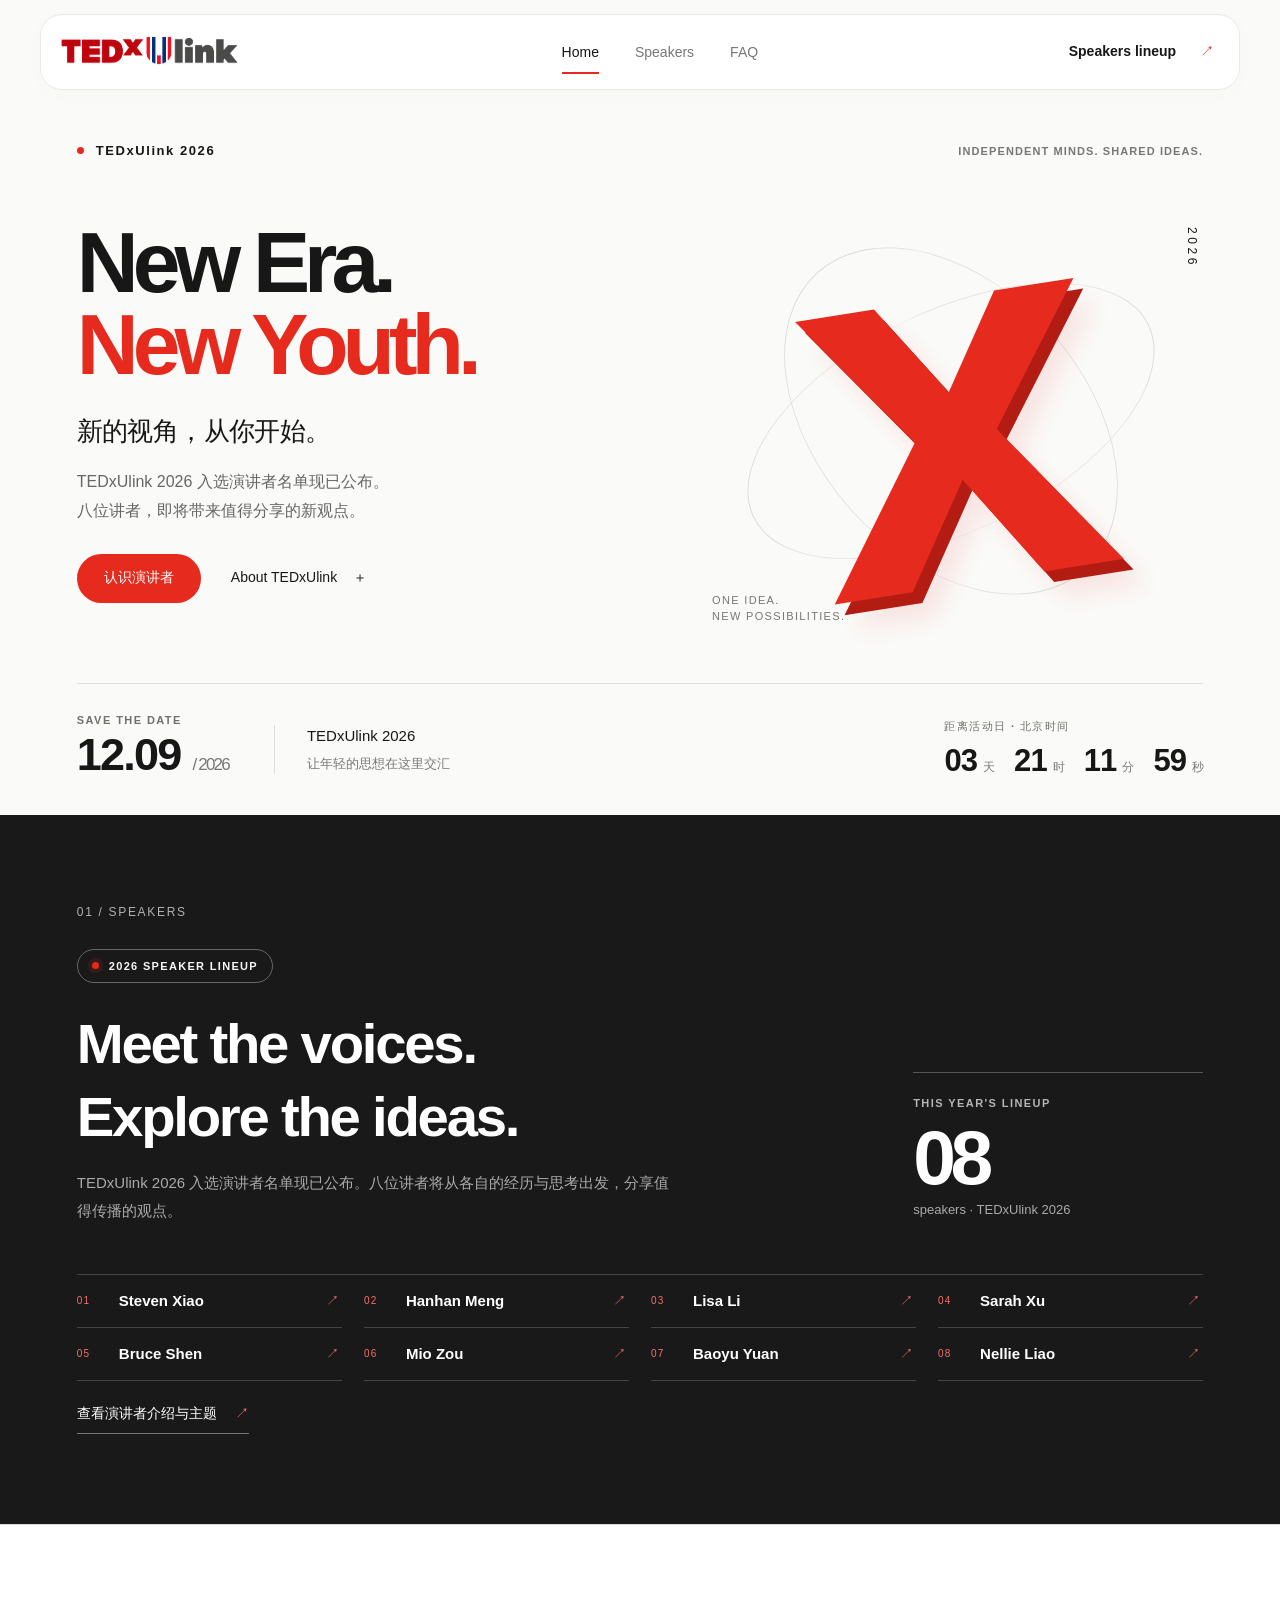
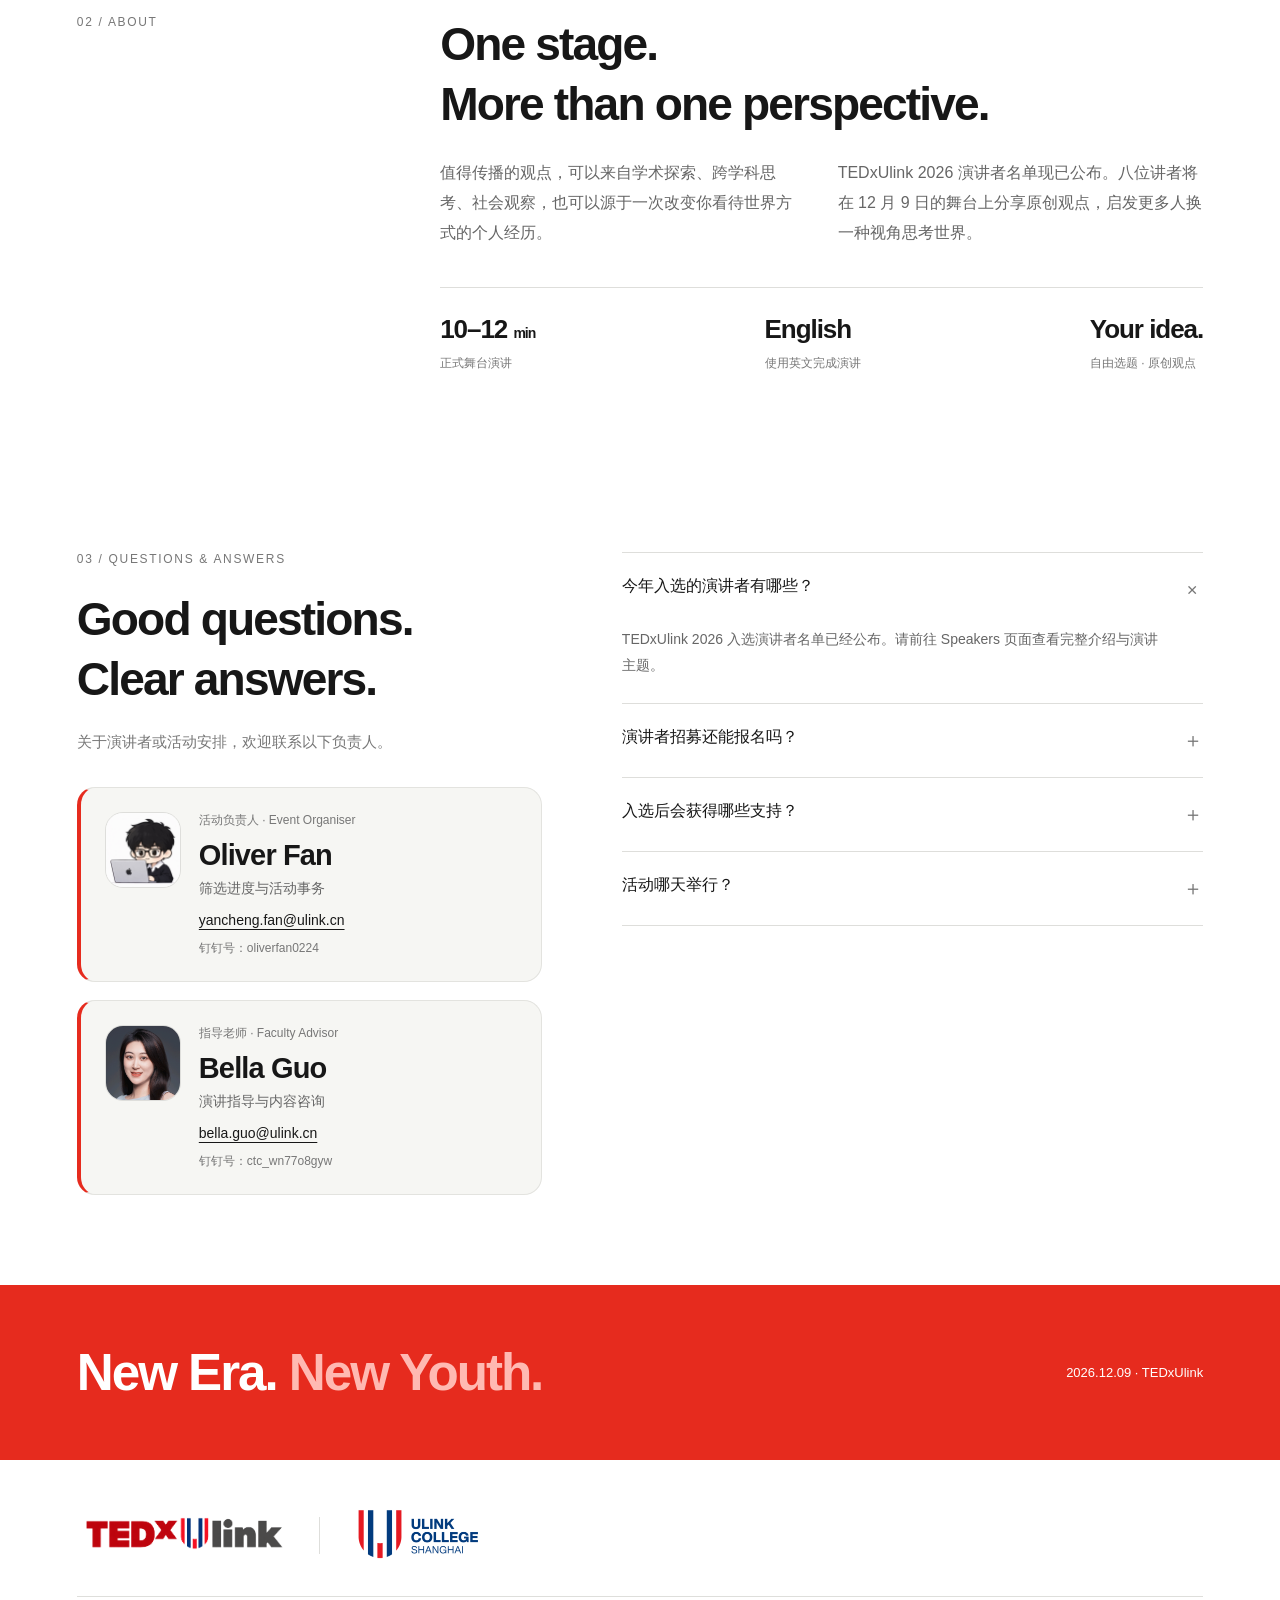
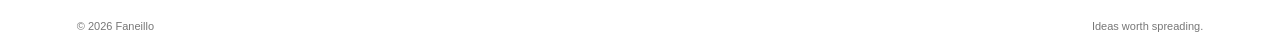
<file: index.html>
<!doctype html><html lang="zh-CN"><head><meta charset="utf-8"><meta name="viewport" content="width=device-width,initial-scale=1"><meta name="description" content="New Era, New Youth. TEDxUlink 2026，12月9日。演讲者招募已结束，TEDxUlink 2026 入选演讲者名单现已公布。"><title>TEDxUlink 2026 · New Era, New Youth</title><link rel="stylesheet" href="./style.css?v=speakers-20261026"><script src="./app.js?v=speakers-20261026" defer></script></head><body>
<header><a class="brand" href="./" aria-label="TEDxUlink home"><img src="./assets/tedx-logo.png" alt="TEDxUlink"></a><nav aria-label="Main navigation"><a class="active" href="./">Home</a><a href="./speakers/">Speakers</a><a href="#faq">FAQ</a></nav><a class="nav-apply" href="#audition">Speakers lineup <span>↗</span></a></header>
<main><section class="hero"><div class="eyebrow"><span class="red-dot"></span> TEDxUlink 2026 <span class="edition">INDEPENDENT MINDS. SHARED IDEAS.</span></div><div class="hero-layout"><div class="hero-copy"><h1>New Era.<br><em>New Youth.</em></h1><p class="hero-cn">新的视角，从你开始。</p><p class="intro">TEDxUlink 2026 入选演讲者名单现已公布。<br>八位讲者，即将带来值得分享的新观点。</p><div class="actions"><a class="button primary" href="./speakers/">认识演讲者</a><a class="text-link" href="#about">About TEDxUlink <span>＋</span></a></div></div><div class="hero-art" aria-hidden="true"><div class="orbit orbit-one"></div><div class="orbit orbit-two"></div><div class="large-x">x</div><span class="art-note">ONE IDEA.<br>NEW POSSIBILITIES.</span><span class="art-year">2026</span></div></div><div class="event-strip"><div class="event-date"><span class="micro">SAVE THE DATE</span><strong>12.09<span>/ 2026</span></strong></div><div class="event-description">TEDxUlink 2026<span>让年轻的思想在这里交汇</span></div><div class="event-clock"><span class="micro">距离活动日 · 北京时间</span><div class="countdown" data-target="2026-12-09T00:00:00+08:00" data-finished="活动日已到"><span>--<small>d</small></span></div></div></div></section>
<section id="audition" class="recruit audition section">
  <div class="section-label">01 / SPEAKERS</div>
  <div class="recruit-top">
    <div>
      <span class="status-pill"><span class="status-dot"></span>2026 SPEAKER LINEUP</span>
      <h2>Meet the voices.<br>Explore the ideas.</h2>
      <p>TEDxUlink 2026 入选演讲者名单现已公布。八位讲者将从各自的经历与思考出发，分享值得传播的观点。</p>
    </div>
    <div class="result-date">
      <span class="micro">THIS YEAR'S LINEUP</span>
      <strong>08</strong>
      <span>speakers · TEDxUlink 2026</span>
    </div>
  </div>
  <div class="speaker-roster" aria-label="入选演讲者">
    <a class="roster-person" href="./speakers/"><span>01</span><strong>Steven Xiao</strong><i>↗</i></a>
    <a class="roster-person" href="./speakers/"><span>02</span><strong>Hanhan Meng</strong><i>↗</i></a>
    <a class="roster-person" href="./speakers/"><span>03</span><strong>Lisa Li</strong><i>↗</i></a>
    <a class="roster-person" href="./speakers/"><span>04</span><strong>Sarah Xu</strong><i>↗</i></a>
    <a class="roster-person" href="./speakers/"><span>05</span><strong>Bruce Shen</strong><i>↗</i></a>
    <a class="roster-person" href="./speakers/"><span>06</span><strong>Mio Zou</strong><i>↗</i></a>
    <a class="roster-person" href="./speakers/"><span>07</span><strong>Baoyu Yuan</strong><i>↗</i></a>
    <a class="roster-person" href="./speakers/"><span>08</span><strong>Nellie Liao</strong><i>↗</i></a>
  </div>
  <a class="audition-link" href="./speakers/">查看演讲者介绍与主题 <span>↗</span></a>
</section>
<section id="about" class="about section"><div class="section-label">02 / ABOUT</div><div><h2>One stage.<br>More than one perspective.</h2><div class="about-copy"><p>值得传播的观点，可以来自学术探索、跨学科思考、社会观察，也可以源于一次改变你看待世界方式的个人经历。</p><p>TEDxUlink 2026 演讲者名单现已公布。八位讲者将在 12 月 9 日的舞台上分享原创观点，启发更多人换一种视角思考世界。</p></div><div class="facts"><div><strong>10–12 <small>min</small></strong><span>正式舞台演讲</span></div><div><strong>English</strong><span>使用英文完成演讲</span></div><div><strong>Your idea.</strong><span>自由选题 · 原创观点</span></div></div></div></section>
<section id="faq" class="faq section"><div><div class="section-label">03 / QUESTIONS & ANSWERS</div><h2>Good questions.<br>Clear answers.</h2><p>关于演讲者或活动安排，欢迎联系以下负责人。</p><div class="contacts"><article class="contact-card"><img class="person-avatar" src="./assets/oliver-avatar.jpg" alt="Oliver Fan 的头像" width="76" height="76" loading="lazy"><div><span class="person-role">活动负责人 · Event Organiser</span><h3>Oliver Fan</h3><p>筛选进度与活动事务</p><a href="mailto:yancheng.fan@ulink.cn">yancheng.fan@ulink.cn</a><span class="dingtalk-id">钉钉号：oliverfan0224</span></div></article><article class="contact-card"><img class="person-avatar" src="./assets/bella-avatar.png" alt="Bella Guo 的头像" width="76" height="76" loading="lazy"><div><span class="person-role">指导老师 · Faculty Advisor</span><h3>Bella Guo</h3><p>演讲指导与内容咨询</p><a href="mailto:bella.guo@ulink.cn">bella.guo@ulink.cn</a><span class="dingtalk-id">钉钉号：ctc_wn77o8gyw</span></div></article></div></div><div class="questions">
  <details open><summary>今年入选的演讲者有哪些？<span>＋</span></summary><p>TEDxUlink 2026 入选演讲者名单已经公布。请前往 Speakers 页面查看完整介绍与演讲主题。</p></details>
  <details><summary>演讲者招募还能报名吗？<span>＋</span></summary><p>本次演讲者招募已于 2026 年 10 月 16 日 22:00（北京时间）结束。</p></details>
  <details><summary>入选后会获得哪些支持？<span>＋</span></summary><p>英语组导师将全程辅导。演讲者需要配合团队，参与内容打磨、演讲辅导与现场彩排。</p></details>
  <details><summary>活动哪天举行？<span>＋</span></summary><p>TEDxUlink 2026 将于 2026 年 12 月 9 日举行，具体开场时间待公布。活动倒计时以当日 00:00（北京时间）为基准。</p></details>
</div></section>
<section class="closing"><p>New Era. <em>New Youth.</em></p><span>2026.12.09 · TEDxUlink</span></section></main>
<footer><div class="footer-logos"><img src="./assets/tedx-logo.png" alt="TEDxUlink"><span></span><img src="./assets/school-logo.png" alt="Ulink College Shanghai"></div><div class="footer-meta"><span>© 2026 Faneillo</span><span>Ideas worth spreading.</span></div></footer>
</body></html>
</file>
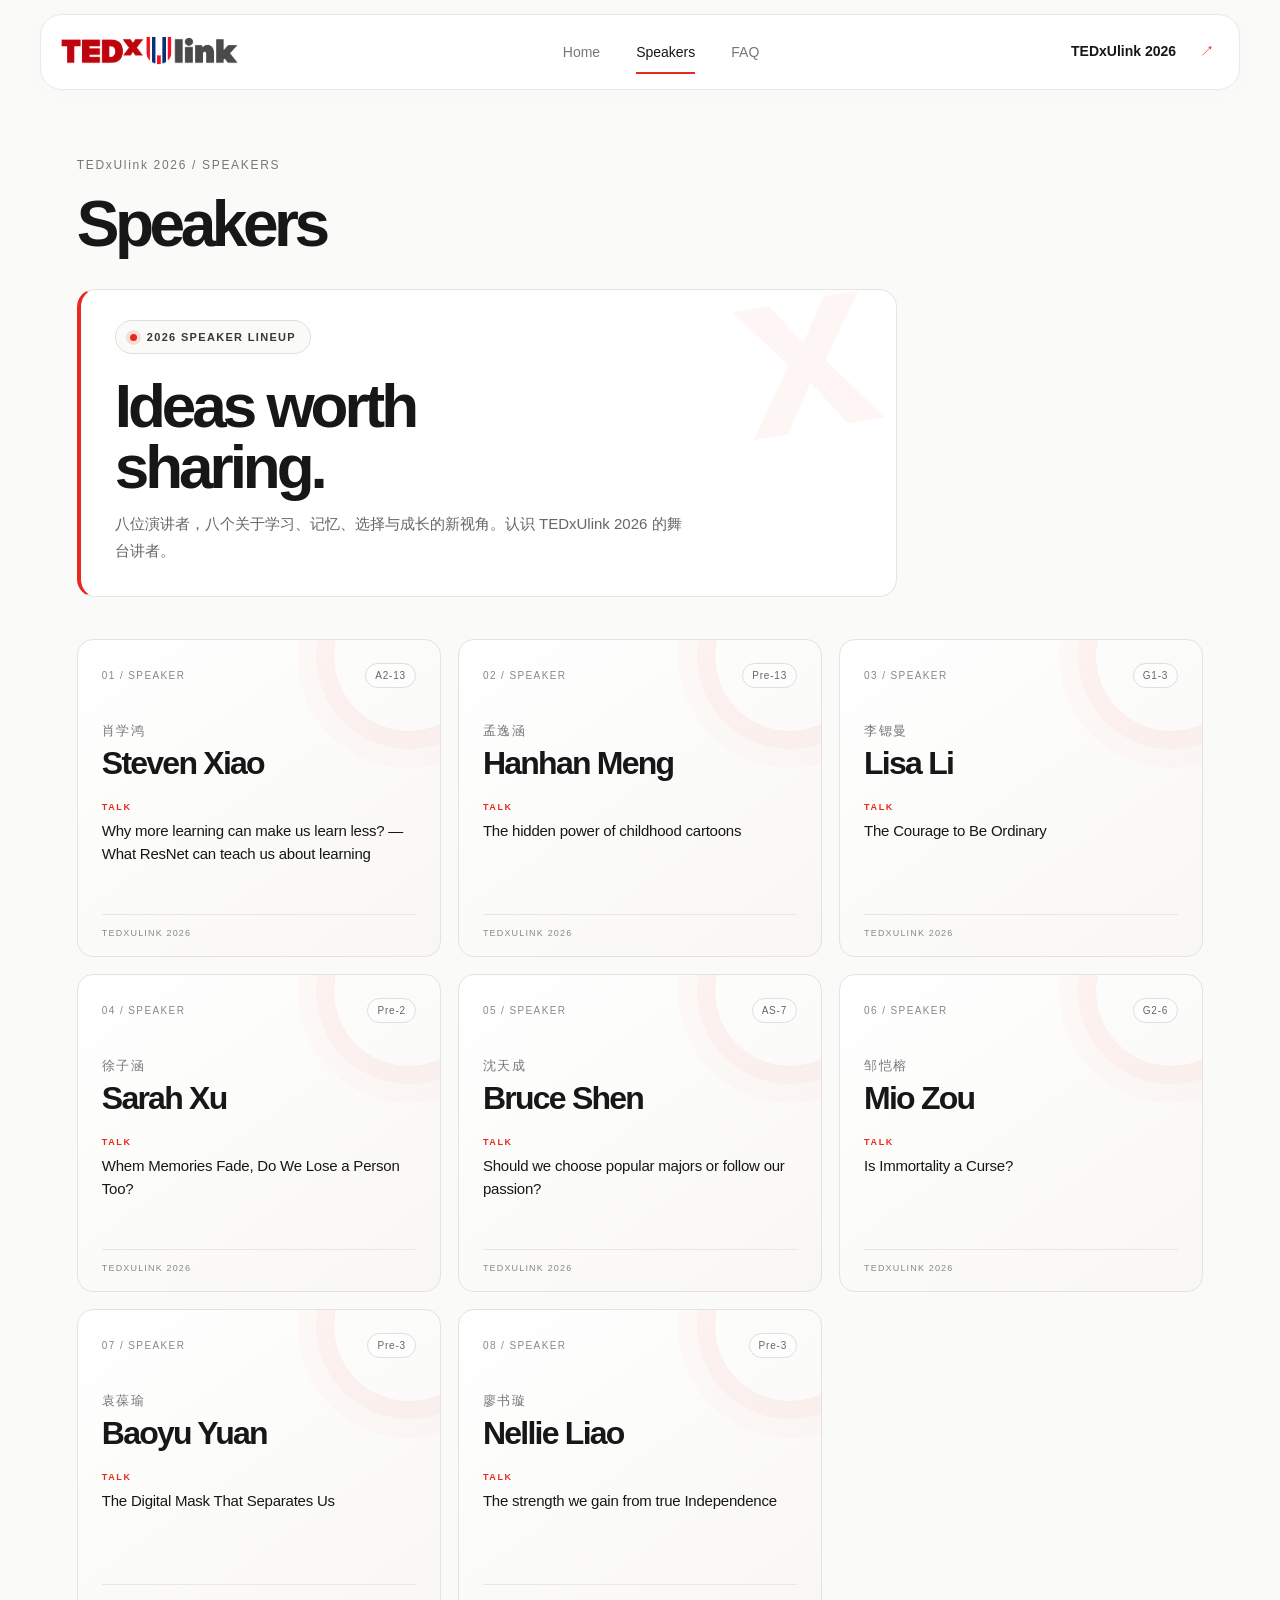
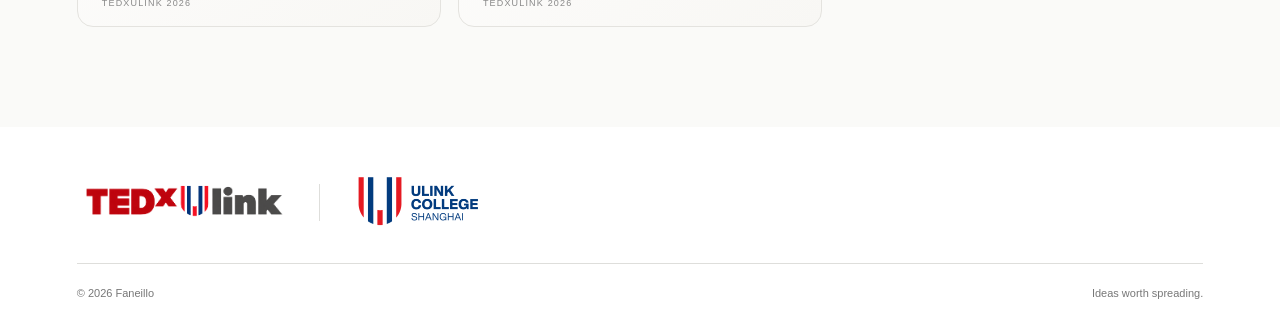
<file: speakers/index.html>
<!doctype html>
<html lang="zh-CN">
<head>
  <meta charset="utf-8">
  <meta name="viewport" content="width=device-width,initial-scale=1">
  <meta name="description" content="认识 TEDxUlink 2026 入选演讲者，听见年轻人的新观点。">
  <title>Speakers · TEDxUlink 2026</title>
  <link rel="stylesheet" href="../style.css?v=speakers-20261026">
</head>
<body>
  <header>
    <a class="brand" href="../" aria-label="TEDxUlink home"><img src="../assets/tedx-logo.png" alt="TEDxUlink"></a>
    <nav aria-label="Main navigation"><a href="../">Home</a><a class="active" href="./" aria-current="page">Speakers</a><a href="../#faq">FAQ</a></nav>
    <a class="nav-apply" href="../#audition">TEDxUlink 2026 <span>↗</span></a>
  </header>
  <main class="speaker-page">
    <div class="section-label">TEDxUlink 2026 / SPEAKERS</div>
    <h1>Speakers</h1>
    <section class="speaker-intro" aria-label="演讲者介绍">
      <span class="status-pill status-pill-light"><span class="status-dot"></span>2026 SPEAKER LINEUP</span>
      <h2>Ideas worth<br>sharing.</h2>
      <p>八位演讲者，八个关于学习、记忆、选择与成长的新视角。认识 TEDxUlink 2026 的舞台讲者。</p>
    </section>
    <section class="speaker-grid" aria-label="TEDxUlink 2026 演讲者名单">
      <article class="speaker-card"><div class="speaker-card-top"><span class="speaker-index">01 / SPEAKER</span><span class="speaker-class">A2-13</span></div><div class="speaker-person"><span class="speaker-cn">肖学鸿</span><h3>Steven Xiao</h3></div><div class="speaker-talk-label">TALK</div><p class="speaker-talk">Why more learning can make us learn less? — What ResNet can teach us about learning</p><div class="speaker-card-bottom"><span>TEDxUlink 2026</span></div></article>
      <article class="speaker-card"><div class="speaker-card-top"><span class="speaker-index">02 / SPEAKER</span><span class="speaker-class">Pre-13</span></div><div class="speaker-person"><span class="speaker-cn">孟逸涵</span><h3>Hanhan Meng</h3></div><div class="speaker-talk-label">TALK</div><p class="speaker-talk">The hidden power of childhood cartoons</p><div class="speaker-card-bottom"><span>TEDxUlink 2026</span></div></article>
      <article class="speaker-card"><div class="speaker-card-top"><span class="speaker-index">03 / SPEAKER</span><span class="speaker-class">G1-3</span></div><div class="speaker-person"><span class="speaker-cn">李锶曼</span><h3>Lisa Li</h3></div><div class="speaker-talk-label">TALK</div><p class="speaker-talk">The Courage to Be Ordinary</p><div class="speaker-card-bottom"><span>TEDxUlink 2026</span></div></article>
      <article class="speaker-card"><div class="speaker-card-top"><span class="speaker-index">04 / SPEAKER</span><span class="speaker-class">Pre-2</span></div><div class="speaker-person"><span class="speaker-cn">徐子涵</span><h3>Sarah Xu</h3></div><div class="speaker-talk-label">TALK</div><p class="speaker-talk">Whem Memories Fade, Do We Lose a Person Too?</p><div class="speaker-card-bottom"><span>TEDxUlink 2026</span></div></article>
      <article class="speaker-card"><div class="speaker-card-top"><span class="speaker-index">05 / SPEAKER</span><span class="speaker-class">AS-7</span></div><div class="speaker-person"><span class="speaker-cn">沈天成</span><h3>Bruce Shen</h3></div><div class="speaker-talk-label">TALK</div><p class="speaker-talk">Should we choose popular majors or follow our passion?</p><div class="speaker-card-bottom"><span>TEDxUlink 2026</span></div></article>
      <article class="speaker-card"><div class="speaker-card-top"><span class="speaker-index">06 / SPEAKER</span><span class="speaker-class">G2-6</span></div><div class="speaker-person"><span class="speaker-cn">邹恺榕</span><h3>Mio Zou</h3></div><div class="speaker-talk-label">TALK</div><p class="speaker-talk">Is Immortality a Curse?</p><div class="speaker-card-bottom"><span>TEDxUlink 2026</span></div></article>
      <article class="speaker-card"><div class="speaker-card-top"><span class="speaker-index">07 / SPEAKER</span><span class="speaker-class">Pre-3</span></div><div class="speaker-person"><span class="speaker-cn">袁葆瑜</span><h3>Baoyu Yuan</h3></div><div class="speaker-talk-label">TALK</div><p class="speaker-talk">The Digital Mask That Separates Us</p><div class="speaker-card-bottom"><span>TEDxUlink 2026</span></div></article>
      <article class="speaker-card"><div class="speaker-card-top"><span class="speaker-index">08 / SPEAKER</span><span class="speaker-class">Pre-3</span></div><div class="speaker-person"><span class="speaker-cn">廖书璇</span><h3>Nellie Liao</h3></div><div class="speaker-talk-label">TALK</div><p class="speaker-talk">The strength we gain from true Independence</p><div class="speaker-card-bottom"><span>TEDxUlink 2026</span></div></article>
    </section>
  </main>
  <footer><div class="footer-logos"><img src="../assets/tedx-logo.png" alt="TEDxUlink"><span></span><img src="../assets/school-logo.png" alt="Ulink College Shanghai"></div><div class="footer-meta"><span>© 2026 Faneillo</span><span>Ideas worth spreading.</span></div></footer>
</body>
</html>
</file>
<file: style.css>
:root{--red:#e62b1e;--ink:#171717;--muted:#666;--line:#dededb;font-family:Inter,-apple-system,BlinkMacSystemFont,"Helvetica Neue","PingFang SC",sans-serif;color:var(--ink);background:#fafaf8;font-synthesis:none}*{box-sizing:border-box}html{scroll-behavior:smooth;scroll-padding-top:110px}body{margin:0}a{color:inherit;text-decoration:none}button{font:inherit;cursor:pointer}a,button,summary{-webkit-tap-highlight-color:transparent}a:focus-visible,button:focus-visible,summary:focus-visible{outline:3px solid var(--red);outline-offset:6px}header{position:sticky;z-index:20;top:14px;height:76px;max-width:1360px;margin:14px 40px 0;padding:10px 25px 10px 12px;background:rgba(255,255,255,.88);backdrop-filter:blur(22px);border:1px solid #e9e9e6;border-radius:22px;display:flex;align-items:center;justify-content:space-between;box-shadow:0 4px 24px #00000004}.brand img{display:block;width:198px}nav{display:flex;gap:36px;align-items:center;font-size:14px}nav a{color:#777;padding:12px 0}nav a:hover,nav a.active{color:var(--ink)}nav a.active{box-shadow:0 2px var(--red)}.nav-apply{font-size:14px;font-weight:600}.nav-apply span{margin-left:20px;color:var(--red)}.hero{padding:53px 6% 0;overflow:hidden}.eyebrow{display:flex;align-items:center;gap:12px;font-size:13px;letter-spacing:.12em;font-weight:600}.red-dot{width:7px;height:7px;background:var(--red);border-radius:50%}.edition{margin-left:auto;font-size:11px;color:#777;letter-spacing:.1em}.hero-layout{display:grid;grid-template-columns:1.23fr 1fr;align-items:center;min-height:525px}.hero-copy{position:relative;z-index:2;padding:38px 0 55px}h1{font-size:clamp(64px,7.5vw,116px);line-height:.96;letter-spacing:-.07em;margin:0 0 28px;font-weight:760}h1 em{font-style:normal;color:var(--red)}.hero-cn{font-size:26px;letter-spacing:.04em;margin:0 0 18px;font-weight:550}.intro{font-size:16px;line-height:1.85;color:var(--muted)}.actions{display:flex;gap:30px;align-items:center;margin-top:28px}.button{display:inline-flex;align-items:center;justify-content:center;min-height:49px;padding:0 27px;border:0;border-radius:999px;font-size:14px;font-weight:600;transition:transform .18s,background .18s}.button:active{transform:scale(.96)}.primary{background:var(--red);color:white}.primary:hover{background:#c92217}.text-link{font-size:14px}.text-link span{margin-left:12px}.hero-art{height:480px;position:relative;display:grid;place-items:center}.large-x{font-family:Arial,sans-serif;font-size:540px;line-height:.8;font-weight:900;color:var(--red);transform:rotate(-9deg);text-shadow:8px 12px 0 #b31c12,18px 28px 22px #e62b1e19;position:relative;top:-24px}.orbit{position:absolute;border:1px solid #dcdcd6;border-radius:50%;width:440px;height:440px;transform:rotate(-26deg) scaleY(.5)}.orbit-two{transform:rotate(48deg) scaleY(.67);width:400px;height:400px}.art-note{position:absolute;bottom:36px;left:14px;font-size:11px;line-height:1.5;letter-spacing:.12em;color:#777}.art-year{position:absolute;top:46px;right:4px;font-size:12px;writing-mode:vertical-rl;letter-spacing:.3em}.event-strip{border-top:1px solid var(--line);padding:30px 0;display:flex;align-items:center;gap:45px}.micro{display:block;font-size:11px;letter-spacing:.13em;font-weight:600;color:#71716b}.event-date strong{display:block;font-size:45px;line-height:1.3;letter-spacing:-.04em;font-weight:600}.event-date strong span{font-size:17px;color:#777;font-weight:400;margin-left:12px}.event-description{font-size:15px;border-left:1px solid var(--line);padding-left:32px}.event-description span{display:block;color:#777;font-size:13px;margin-top:7px}.event-clock{margin-left:auto}.countdown{display:flex;gap:20px;margin-top:9px;font-variant-numeric:tabular-nums}.countdown>span{font-size:31px;font-weight:550;letter-spacing:-.03em}.countdown small{font-size:12px;font-weight:400;margin-left:6px;color:#777}.section{padding:90px 6%}.section-label{font-size:12px;letter-spacing:.14em;color:#777;margin-bottom:24px}h2{font-size:clamp(31px,3.6vw,52px);line-height:1.3;letter-spacing:-.04em;margin:0 0 23px;font-weight:600}.about{background:white;display:grid;grid-template-columns:1fr 2.1fr;border-top:1px solid var(--line)}.about-copy{display:grid;grid-template-columns:1fr 1fr;gap:32px;color:#666;font-size:16px;line-height:1.9}.about-copy p{margin:0}.facts{display:flex;justify-content:space-between;border-top:1px solid var(--line);margin-top:38px;padding-top:26px;gap:20px}.facts strong{display:block;font-size:26px;letter-spacing:-.04em;font-weight:550}.facts strong small{font-size:14px}.facts span{display:block;margin-top:10px;font-size:12px;color:#777}.recruit{background:#191919;color:white}.recruit-top{display:flex;justify-content:space-between;gap:40px}.recruit .section-label{color:#b1b1b1}.recruit h2{font-size:clamp(36px,4.4vw,62px)}.recruit p{color:#aaa;font-size:15px;line-height:1.9}.deadline{min-width:295px;padding-top:40px}.deadline .micro{color:#b5b5b5}.deadline>strong{font-size:65px;font-weight:500;letter-spacing:-.06em;display:block;margin-top:4px}.deadline>strong small{font-size:24px;letter-spacing:0;color:#aaa;margin-left:14px}.deadline-year{font-size:12px;color:#aaa}.deadline .countdown{border-top:1px solid #444;margin-top:20px;padding-top:12px}.deadline .countdown small{color:#aaa}.apply-grid{display:grid;grid-template-columns:1.6fr 1fr;gap:100px;margin-top:44px}.steps article{display:flex;gap:26px;border-top:1px solid #3c3c3c;padding:23px 0 15px}.step-number{color:#ff6155;font-size:14px;margin-top:4px}h3{font-size:19px;font-weight:550;margin:0 0 8px}.steps p{margin:0}.notice-link{display:flex;justify-content:space-between;padding:20px 0;border-top:1px solid #3c3c3c;font-size:14px}.notice-link span{font-size:12px;color:#aaa}.qr-card{background:#f5f5f0;color:#171717;padding:30px;text-align:center;border-radius:4px}.qr-card>img{width:205px;height:205px;display:block;margin:21px auto;max-width:100%;object-fit:contain}.qr-card p{color:#777;font-size:13px;margin:10px 0 20px}.dark{background:#1b1b1b;color:#fff}.dark:hover{background:#383838}.qr-download{font-size:12px;display:block;margin-top:14px;color:#666}.privacy-note{font-size:12px;color:#aaa;border-top:1px solid #3c3c3c;padding-top:22px;margin-top:43px;line-height:1.8}.faq{display:grid;grid-template-columns:1fr 1.25fr;gap:80px;background:#fff}.faq>div>p{font-size:15px;color:#777}.contacts{margin-top:35px;display:flex;flex-direction:column;gap:24px}.contacts a{font-size:17px;overflow-wrap:anywhere}.contacts a:hover{color:var(--red)}.contacts span{display:block;font-size:12px;color:#777;margin-bottom:7px}.questions{border-top:1px solid var(--line)}details{border-bottom:1px solid var(--line)}summary{padding:23px 0;font-size:16px;cursor:pointer;list-style:none;display:flex;justify-content:space-between;gap:20px}summary::-webkit-details-marker{display:none}summary span{font-size:20px;font-weight:300;color:#777;transition:transform .2s}details[open] summary span{transform:rotate(45deg)}details p{color:#666;font-size:14px;line-height:1.9;margin:0 35px 24px 0}.closing{padding:58px 6%;background:var(--red);color:white;display:flex;justify-content:space-between;align-items:center;gap:20px}.closing p{font-size:clamp(26px,3.4vw,48px);font-weight:650;letter-spacing:-.04em;margin:0}.closing em{font-style:normal;color:#ffb9b2}.closing>span{font-size:13px;white-space:nowrap}footer{padding:38px 6% 22px;background:white}.footer-logos{display:flex;align-items:center;gap:22px}.footer-logos img:first-child{width:220px}.footer-logos img:last-child{width:150px}.footer-logos>span{height:37px;width:1px;background:var(--line)}.footer-meta{border-top:1px solid var(--line);display:flex;justify-content:space-between;padding-top:23px;margin-top:23px;font-size:11px;color:#777}dialog{border:0;border-radius:26px;padding:40px;text-align:center;max-width:calc(100vw - 32px);width:440px;box-shadow:0 30px 100px #0003}dialog::backdrop{background:#0008;backdrop-filter:blur(8px)}dialog h2{font-size:23px;margin:18px 0}dialog img{width:270px;max-width:100%}dialog p{font-size:13px;color:#777}.close-dialog{position:absolute;right:14px;top:12px;border:0;background:#f2f2f2;border-radius:50%;width:34px;height:34px;font-size:23px}body:has(dialog[open]){overflow:hidden}.speaker-page{min-height:65vh;padding:90px 6%}.speaker-page h1{font-size:64px}.speaker-page .section-label{margin-bottom:28px}@media(min-width:1440px){header{margin-left:auto;margin-right:auto}.hero,.section,footer,.closing{padding-left:max(6%,calc((100vw - 1260px)/2));padding-right:max(6%,calc((100vw - 1260px)/2))}}@media(max-width:900px){header{margin:10px 18px 0;top:10px;padding-right:18px}.brand img{width:160px}nav{gap:22px}.hero-layout{grid-template-columns:1.3fr 1fr;min-height:470px}h1{font-size:74px}.hero-art{height:390px}.large-x{font-size:420px}.orbit{width:340px;height:340px}.orbit-two{width:320px;height:320px}.event-strip{gap:23px}.event-description{display:none}.section{padding-top:65px;padding-bottom:65px}.about{grid-template-columns:1fr}.about-copy{gap:24px}.apply-grid{gap:40px;grid-template-columns:1.25fr 1fr}.faq{gap:40px}.closing{flex-direction:column;align-items:flex-start}}@media(max-width:600px){header{height:65px;border-radius:17px;margin:9px 12px 0;padding:8px}.brand img{width:130px}nav{gap:15px;font-size:12px;padding-right:10px}.nav-apply{display:none}.hero{padding-top:32px}.eyebrow{font-size:11px}.edition{display:none}.hero-layout{display:block;position:relative}.hero-copy{padding:43px 0 28px}h1{font-size:clamp(57px,13.5vw,80px);letter-spacing:-.06em}.hero-cn{font-size:22px}.intro{font-size:14px}.hero-art{height:260px;margin:0 -5%}.large-x{font-size:310px;top:-18px}.orbit{width:285px;height:285px}.orbit-two{width:255px;height:255px}.art-note{left:14px;bottom:21px;font-size:9px}.art-year{top:30px;right:15px}.actions{gap:22px}.button{padding:0 24px}.text-link{font-size:13px}.event-strip{align-items:flex-start;padding:23px 0 27px;gap:20px}.event-date strong{font-size:36px}.event-date strong span{display:block;font-size:13px;margin:0}.micro{font-size:10px}.countdown{gap:10px}.countdown>span{font-size:24px}.countdown small{font-size:10px;margin-left:3px}.section{padding:54px 6%}.section-label{font-size:10px}.about-copy{grid-template-columns:1fr;gap:15px}.facts{gap:16px;flex-wrap:wrap}.facts strong{font-size:22px}.facts span{font-size:11px}.recruit-top{display:block}.deadline{padding-top:22px}.deadline>strong{font-size:58px}.deadline .countdown{max-width:310px}.apply-grid{grid-template-columns:1fr;gap:28px;margin-top:30px}.qr-card{max-width:380px;width:100%;justify-self:center}.faq{grid-template-columns:1fr;gap:36px}summary{font-size:15px}.closing{padding:36px 6%}.closing p{font-size:28px}.footer-logos{gap:12px}.footer-logos img:first-child{width:165px}.footer-logos img:last-child{width:115px}.footer-meta{font-size:10px;gap:15px}.speaker-page h1{font-size:52px}}@media(prefers-reduced-motion:reduce){html{scroll-behavior:auto}*,*::before,*::after{transition:none!important;animation:none!important}}@media(prefers-reduced-transparency:reduce){header{background:#fff;backdrop-filter:none}dialog::backdrop{backdrop-filter:none}}@media(prefers-contrast:more){.micro,.section-label{color:#555}header{background:#fff;border-color:#777}}
/* English-first recruitment experience */
.notice-link{margin-top:16px;min-height:86px;padding:22px 25px;gap:18px;align-items:center;border:1px solid #686868;border-radius:16px;background:#303030;font-size:19px;font-weight:600;transition:background .18s,transform .18s}.notice-link:hover{background:#414141}.notice-link:active{transform:scale(.98)}.notice-link span{font-size:12px;max-width:125px;line-height:1.5;color:#ccc;font-weight:400}.topics{background:#f2f2ee}.topics-heading{display:grid;grid-template-columns:1.2fr 1fr;align-items:center;gap:80px;margin-bottom:35px}.topics-heading p{color:#666;font-size:16px;line-height:1.9;max-width:470px}.topic-groups{display:grid;grid-template-columns:repeat(3,1fr);gap:34px}.topic-group{border-top:2px solid #222;padding-top:22px}.topic-number{font-size:12px;color:var(--red)}.topic-group h3{font-size:23px;margin:14px 0 22px;letter-spacing:-.03em}.topic-group ul{padding:0;list-style:none;margin:0}.topic-group li{padding:15px 0;border-top:1px solid #d7d7d1;font-size:15px;line-height:1.6}.recruit-dialog{text-align:left;width:490px;padding:42px;max-height:calc(100dvh - 32px);overflow:auto;background:#fafaf8}.popup-tag{font-size:11px;letter-spacing:.13em;color:var(--red);font-weight:650}.recruit-dialog h2{font-size:64px;line-height:1.02;letter-spacing:-.065em;margin:27px 0 20px}.recruit-dialog h2 em{font-style:normal;color:var(--red)}.recruit-dialog>p{font-size:16px;line-height:1.7;margin:0 0 24px;color:#666}.popup-deadline{border-block:1px solid #dededb;padding:18px 0 20px;margin-bottom:24px}.popup-deadline>span{display:block;font-size:10px;letter-spacing:.13em;color:#666}.popup-deadline strong{display:block;font-size:23px;letter-spacing:-.03em;margin:9px 0 5px;font-weight:600}.popup-deadline>small{font-size:12px;color:#777}.popup-deadline .countdown{gap:25px;margin-top:14px}.recruit-dialog>.button{width:100%}.popup-later{display:block;width:100%;border:0;background:none;color:#666;padding:16px 10px 0;font-size:13px;min-height:44px}.recruit-dialog[open]{animation:popup-in .25s ease-out}@keyframes popup-in{from{opacity:0;transform:translateY(12px) scale(.98)}to{opacity:1;transform:none}}.recruit-top>div:first-child{max-width:660px}.event-description{line-height:1.5}.qr-card p{line-height:1.65}.privacy-note{font-size:13px}.hero-cn{letter-spacing:-.025em}.facts{flex-wrap:wrap}.closing p{font-size:clamp(32px,4vw,56px)}@media(max-width:900px){.topic-groups{gap:22px}.topics-heading{gap:30px}.topic-group h3{font-size:20px}.recruit-top{gap:25px}.deadline{min-width:280px}}@media(max-width:600px){h1{font-size:clamp(64px,16vw,90px)}.hero-cn{font-size:21px}.topics-heading,.topic-groups{grid-template-columns:1fr;gap:20px}.topics-heading h2{margin-bottom:0}.topics-heading p{margin-top:0}.topic-groups{gap:34px}.notice-link{min-height:92px;font-size:18px;padding:20px;align-items:flex-start;flex-direction:column;gap:8px}.notice-link span{max-width:none}.recruit-dialog{padding:32px 25px}.recruit-dialog h2{font-size:56px}.qr-card h3{font-size:21px}.recruit h2{font-size:42px}.actions{gap:18px}.actions .button{padding:0 20px}.text-link{font-size:12px}.event-strip{gap:12px}.contacts a{font-size:16px}.footer-meta{flex-wrap:wrap}}

/* Recruitment status and organiser cards */
.contacts{gap:18px}.contact-card{display:flex;gap:18px;padding:24px;background:#f6f6f3;border:1px solid #e3e3df;border-radius:18px;border-left:4px solid var(--red)}.contacts .person-mark{display:grid;place-items:center;flex:0 0 48px;height:48px;border-radius:50%;background:#e62b1e;color:white;font-size:17px;font-weight:700;margin:0}.contacts .person-role{font-size:12px;color:#777;margin-bottom:10px}.contact-card h3{font-size:29px;font-weight:650;letter-spacing:-.03em;margin:0 0 8px}.contact-card p{font-size:14px;color:#666;margin:0 0 14px}.contact-card a{font-size:14px;display:block;text-decoration:underline;text-underline-offset:4px}.contacts .dingtalk-id{font-size:12px;margin:12px 0 0;overflow-wrap:anywhere}.speaker-status{max-width:700px;padding:35px;border:1px solid #dededb;border-radius:20px;background:white;margin-top:35px}.speaker-status h2{font-size:32px;margin:20px 0}.speaker-status p{font-size:16px;line-height:1.85;color:#666}.speaker-status .button{margin-top:15px}.qr-direct{margin:8px 0 15px;width:100%}.qr-card .button{max-width:100%}dialog .qr-direct{margin-top:15px}.qr-link-note{font-size:12px!important;color:#777;line-height:1.6}h1{font-size:clamp(64px,6.7vw,105px)}@media(max-width:600px){h1{font-size:clamp(54px,13.5vw,76px)}.contact-card{padding:20px 15px;gap:12px}.contacts .person-mark{flex-basis:38px;height:38px;font-size:14px}.contact-card h3{font-size:26px}.speaker-status{padding:24px}.recruit-dialog h2{font-size:49px}}

/* Organiser portraits and bilingual sample topics */
.contact-card .person-avatar{display:block;width:76px;height:76px;flex:0 0 76px;object-fit:cover;border-radius:18px;border:1px solid #dededb;background:white}.contact-card>div{min-width:0}.topic-group .topic-en{display:block;font-size:16px;line-height:1.6;font-weight:550;color:var(--ink)}.topic-group .topic-zh{display:block;font-size:14px;line-height:1.75;color:#666;margin-top:8px}.topic-group li{padding:19px 0}@media(max-width:600px){.contact-card .person-avatar{width:56px;height:56px;flex-basis:56px;border-radius:14px}.contact-card{flex-wrap:wrap}.contact-card>div{flex:1 1 190px}}

/* Audition status after speaker applications close */
.status-pill{display:inline-flex;align-items:center;gap:10px;padding:10px 14px;border:1px solid #676767;border-radius:999px;color:#f7f7f7;font-size:11px;font-weight:650;letter-spacing:.12em}
.status-dot{display:inline-block;width:7px;height:7px;border-radius:50%;background:var(--red);box-shadow:0 0 0 4px #e62b1e24}
.audition .section-label{margin-bottom:30px}
.audition h2{margin:24px 0 16px}
.audition .recruit-top p{max-width:600px;margin:0}
.result-date{align-self:flex-end;min-width:290px;padding:24px 0 8px;border-top:1px solid #555}
.result-date .micro{color:#b5b5b5}
.result-date strong{display:block;margin:10px 0 4px;color:#fff;font-size:clamp(58px,6vw,88px);line-height:1;font-weight:550;letter-spacing:-.07em}
.result-date>span:last-child{font-size:13px;color:#aaa}
.audition-timeline{display:grid;grid-template-columns:repeat(3,minmax(0,1fr));gap:14px;margin-top:62px}
.timeline-step{min-height:158px;padding:24px;border:1px solid #414141;border-radius:16px;display:flex;flex-direction:column;align-items:flex-start}
.timeline-step.current{border-color:#e62b1e;background:linear-gradient(135deg,#2e201f,#242020)}
.timeline-step>span{color:#f27168;font-size:11px;font-weight:650;letter-spacing:.12em}
.timeline-step strong{display:block;margin-top:23px;font-size:19px;font-weight:600}
.timeline-step small{display:block;margin-top:8px;color:#aaa;font-size:12px;line-height:1.5}
.audition-note{border-top:1px solid #414141;margin:34px 0 0;padding-top:24px}
.audition-link{display:inline-flex;align-items:center;gap:18px;margin-top:14px;padding:10px 0;color:#fff;font-size:14px;font-weight:600;border-bottom:1px solid #777}
.audition-link span{color:#f27168}
.speaker-status{max-width:760px;border-left:4px solid var(--red)}
.speaker-status .status-pill-light{color:#383838;border-color:#dededb;background:#fafaf8}
.speaker-status h2{margin:25px 0 18px}
.speaker-status p strong{color:var(--ink);font-weight:650}
@media(max-width:900px){.result-date{min-width:230px}.audition-timeline{margin-top:42px}}
@media(max-width:600px){.audition .recruit-top{display:block}.result-date{margin-top:34px;min-width:0}.audition-timeline{grid-template-columns:1fr;gap:10px;margin-top:32px}.timeline-step{min-height:0;padding:19px}.timeline-step strong{margin-top:12px}.audition h2{font-size:42px}.speaker-status h2{font-size:28px}}

/* Confirmed speaker lineup */
.speaker-page{padding:68px 6% 100px}
.speaker-page>.section-label{margin-bottom:22px}
.speaker-page>h1{margin-bottom:34px}
.speaker-intro{position:relative;max-width:820px;padding:30px 34px 32px;margin:0 0 42px;background:#fff;border:1px solid #e5e5e1;border-left:4px solid var(--red);border-radius:18px;overflow:hidden}
.speaker-intro:after{content:"x";position:absolute;right:24px;top:-55px;color:#e62b1e0b;font:900 245px/.9 Arial,sans-serif;transform:rotate(-10deg);pointer-events:none}
.speaker-intro .status-pill{position:relative;z-index:1}
.speaker-intro .status-pill-light{color:#383838;border-color:#dededb;background:#fafaf8}
.speaker-intro h2{position:relative;z-index:1;margin:22px 0 12px;font-size:clamp(38px,5vw,62px);line-height:.98;letter-spacing:-.065em}
.speaker-intro p{position:relative;z-index:1;max-width:580px;margin:0;color:#666;font-size:15px;line-height:1.8}
.speaker-grid{display:grid;grid-template-columns:repeat(3,minmax(0,1fr));gap:17px}
.speaker-card{--card-accent:var(--red);position:relative;display:flex;min-height:318px;flex-direction:column;padding:23px 24px 18px;border:1px solid #e4e3df;border-radius:16px;background:linear-gradient(145deg,#fff,#f8f7f4);overflow:hidden;transition:transform .22s ease,border-color .22s ease,box-shadow .22s ease}
.speaker-card:before{content:"";position:absolute;right:-45px;top:-60px;width:150px;height:150px;border:1px solid #e62b1e12;border-radius:50%;box-shadow:0 0 0 17px #e62b1e08,0 0 0 36px #e62b1e05;pointer-events:none}
.speaker-card:hover{transform:translateY(-4px);border-color:#e62b1e75;box-shadow:0 16px 36px #1717170d}
.speaker-card-top{position:relative;z-index:1;display:flex;justify-content:space-between;align-items:center}
.speaker-index{font-size:10px;letter-spacing:.14em;color:#888}
.speaker-class{padding:6px 9px;border:1px solid #dededb;border-radius:999px;color:#666;font-size:10px;letter-spacing:.08em;background:#ffffffa8}
.speaker-person{margin-top:34px}
.speaker-cn{display:block;margin-bottom:6px;color:#777;font-size:13px;letter-spacing:.12em}
.speaker-person h3{margin:0;font-size:clamp(27px,2.5vw,35px);font-weight:650;letter-spacing:-.055em;line-height:1.1}
.speaker-talk-label{margin-top:21px;color:var(--card-accent);font-size:9px;font-weight:700;letter-spacing:.18em}
.speaker-talk{margin:7px 0 20px;max-width:430px;font-size:15px;line-height:1.55;font-weight:520;letter-spacing:-.015em}
.speaker-card-bottom{display:flex;align-items:center;justify-content:space-between;margin-top:auto;padding-top:13px;border-top:1px solid #e8e7e3;color:#888;font-size:9px;letter-spacing:.13em;text-transform:uppercase}
@media(max-width:900px){.speaker-grid{grid-template-columns:repeat(2,minmax(0,1fr))}}
@media(max-width:600px){.speaker-page{padding:52px 6% 72px}.speaker-intro{padding:25px 22px;margin-bottom:30px}.speaker-intro:after{right:-15px;top:-20px;font-size:185px}.speaker-grid{grid-template-columns:1fr;gap:12px}.speaker-card{min-height:285px;padding:21px}.speaker-person{margin-top:29px}}

/* Home speaker lineup preview */
.speaker-roster{display:grid;grid-template-columns:repeat(4,minmax(0,1fr));gap:0 22px;margin-top:48px;border-top:1px solid #ffffff30}
.roster-person{min-width:0;display:grid;grid-template-columns:32px 1fr 16px;align-items:center;gap:10px;padding:17px 0;border-bottom:1px solid #ffffff30;transition:color .18s}
.roster-person>span{color:#f27168;font-size:10px;letter-spacing:.12em}
.roster-person strong{font-size:15px;font-weight:550;white-space:nowrap;overflow:hidden;text-overflow:ellipsis}
.roster-person i{font-style:normal;color:#f27168;font-size:13px;transition:transform .18s}
.roster-person:hover{color:#ff8178}.roster-person:hover i{transform:translate(2px,-2px)}
@media(max-width:900px){.speaker-roster{grid-template-columns:repeat(2,minmax(0,1fr));gap:0 18px}}
@media(max-width:600px){.speaker-roster{margin-top:30px;gap:0 14px}.roster-person{grid-template-columns:25px 1fr 13px;gap:7px;padding:14px 0}.roster-person strong{font-size:13px}.roster-person>span{font-size:9px}}
</file>
